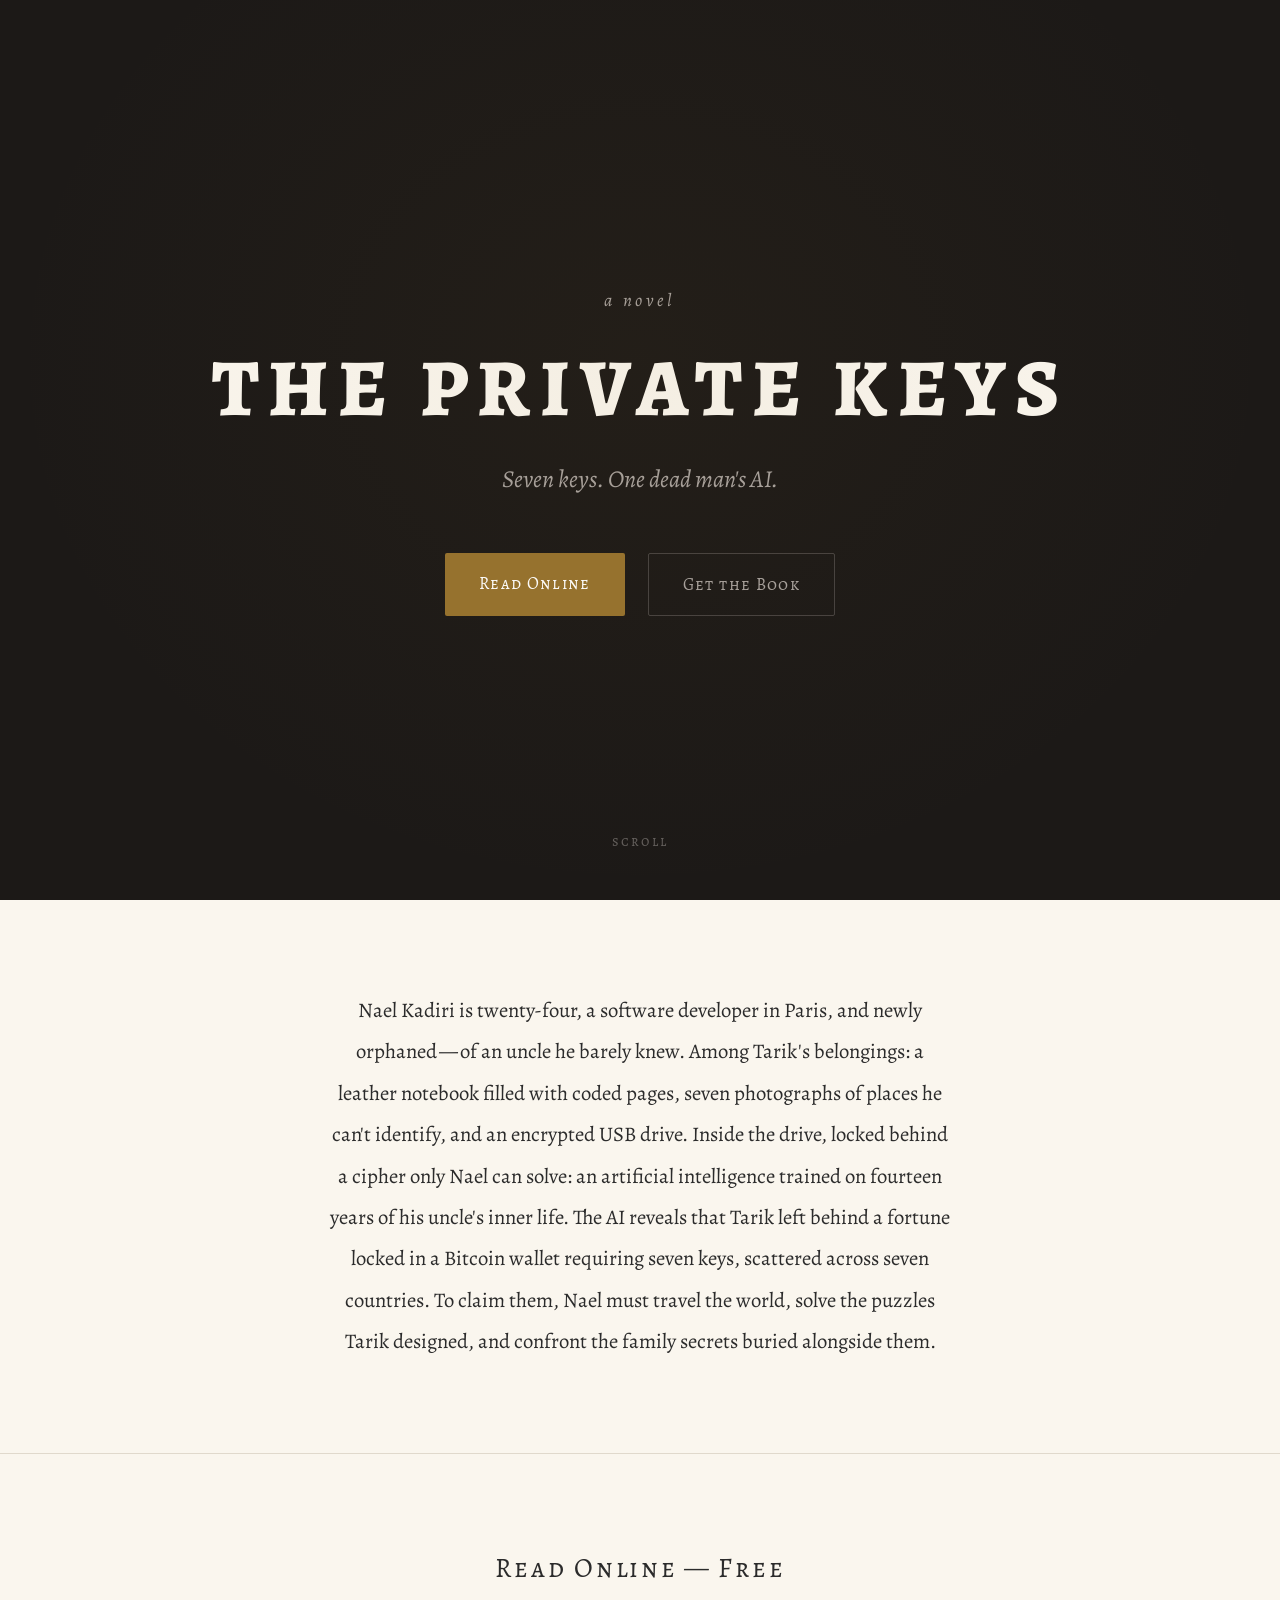
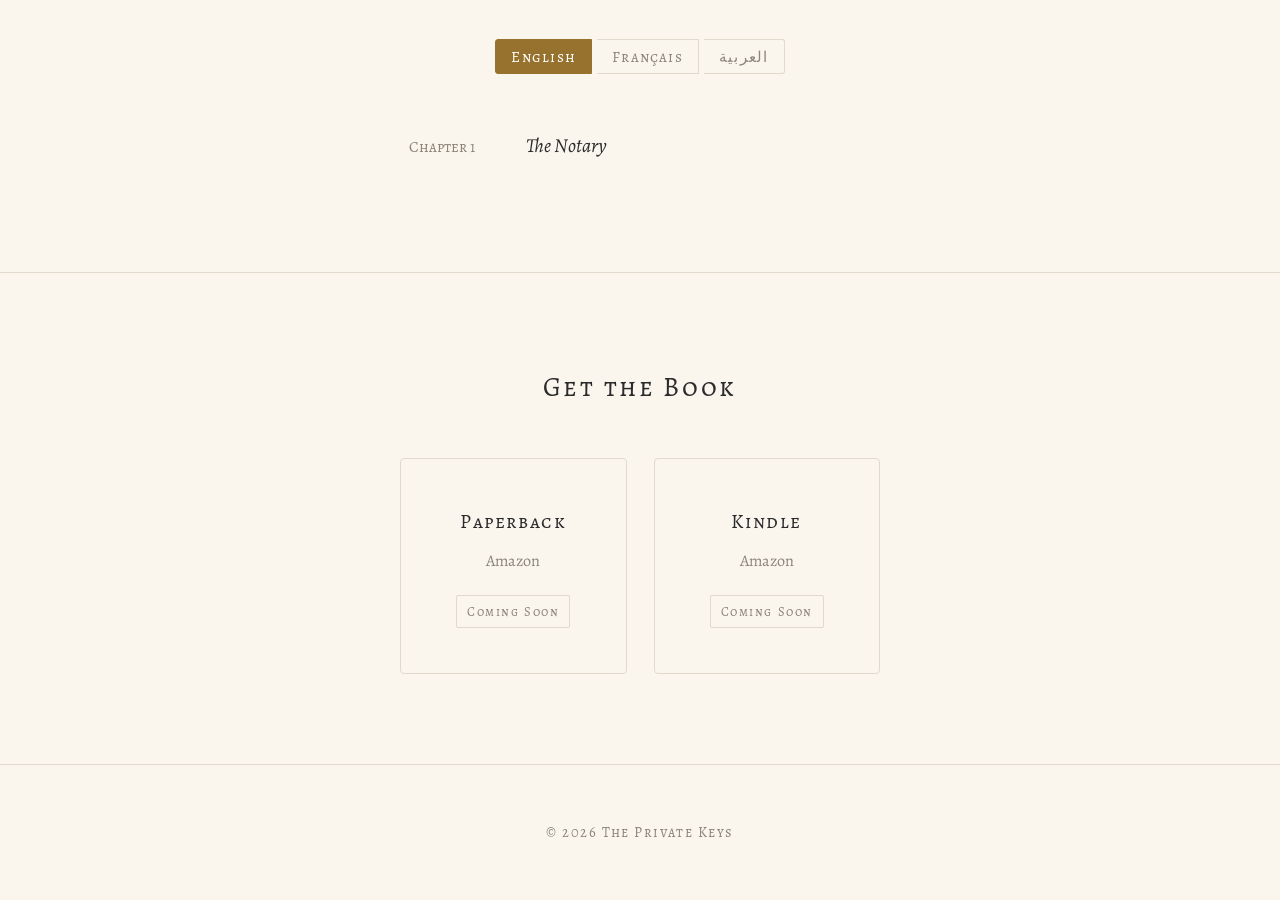
<file: index.html>
<!DOCTYPE html>
<html lang="en">

<head>
  <meta charset="UTF-8">
  <meta name="viewport" content="width=device-width, initial-scale=1.0">
  <title>The Private Keys — A Novel</title>
  <meta name="description" content="Seven keys. One dead man's AI. Read the novel online for free.">
  <link rel="preconnect" href="https://fonts.googleapis.com">
  <link rel="preconnect" href="https://fonts.gstatic.com" crossorigin>
  <link
    href="https://fonts.googleapis.com/css2?family=Alegreya:ital,wght@0,400;0,500;0,700;0,800;1,400;1,500&family=Alegreya+SC:wght@400;700&display=swap"
    rel="stylesheet">
  <link rel="stylesheet" href="style.css">
</head>

<body>

  <!-- ── Hero ── -->
  <section class="hero">
    <p class="hero-novel">a novel</p>
    <h1 class="hero-title">The Private Keys</h1>
    <p class="hero-tagline">Seven keys. One dead man's AI.</p>
    <div class="hero-actions">
      <a href="#read" class="btn btn-primary">Read Online</a>
      <a href="#buy" class="btn btn-outline">Get the Book</a>
    </div>
    <span class="scroll-hint" aria-hidden="true">scroll</span>
  </section>

  <!-- ── About ── -->
  <section class="about" id="about">
    <div class="container">
      <p class="about-text">
        Nael Kadiri is twenty-four, a software developer in Paris, and newly
        orphaned&hairsp;&mdash;&hairsp;of an uncle he barely knew. Among Tarik's
        belongings: a leather notebook filled with coded pages, seven photographs
        of places he can't identify, and an encrypted USB drive. Inside the drive,
        locked behind a cipher only Nael can solve: an artificial intelligence
        trained on fourteen years of his uncle's inner life. The AI reveals that
        Tarik left behind a fortune locked in a Bitcoin wallet requiring seven
        keys, scattered across seven countries. To claim them, Nael must travel
        the world, solve the puzzles Tarik designed, and confront the family
        secrets buried alongside them.
      </p>
    </div>
  </section>

  <!-- ── Read Online ── -->
  <section class="toc" id="read">
    <div class="container">
      <h2>Read Online &mdash; Free</h2>
      <div class="lang-toggle">
        <button data-lang="en" class="active">English</button>
        <button data-lang="fr">Fran&ccedil;ais</button>
        <button data-lang="ar">العربية</button>
      </div>
      <ol id="toc-list"></ol>
    </div>
  </section>

  <!-- ── Buy ── -->
  <section class="buy" id="buy">
    <div class="container">
      <h2>Get the Book</h2>
      <div class="buy-grid">
        <a href="#" class="buy-card" onclick="return false;">
          <h3>Paperback</h3>
          <p>Amazon</p>
          <span class="badge">Coming Soon</span>
        </a>
        <a href="#" class="buy-card" onclick="return false;">
          <h3>Kindle</h3>
          <p>Amazon</p>
          <span class="badge">Coming Soon</span>
        </a>
      </div>
    </div>
  </section>

  <!-- ── Footer ── -->
  <footer>
    <div class="container">
      <p>&copy; 2026 The Private Keys</p>
    </div>
  </footer>

  <script src="app.js"></script>
</body>

</html>
</file>
<file: style.css>
/* ─── Custom Properties ──────────────────────────────── */
:root {
  --bg: #faf6ee;
  --bg-alt: #f0ece3;
  --text: #2b2b2b;
  --text-muted: #8b8578;
  --accent: #96722e;
  --accent-hover: #7a5c22;
  --accent-light: rgba(150, 114, 46, 0.12);
  --border: #e0d9cc;
  --hero-bg: #1c1917;
  --hero-text: #faf6ee;
  --hero-muted: #a8a29e;
  --font-body: 'Alegreya', Georgia, 'Times New Roman', serif;
  --font-sc: 'Alegreya SC', 'Alegreya', Georgia, serif;
  --max-w: 700px;
  --transition: 0.2s ease;
}

/* ─── Reset ──────────────────────────────────────────── */
*, *::before, *::after { box-sizing: border-box; margin: 0; padding: 0; }
img { max-width: 100%; display: block; }

/* ─── Base ───────────────────────────────────────────── */
html {
  font-size: 18px;
  scroll-behavior: smooth;
  -webkit-text-size-adjust: 100%;
}

body {
  font-family: var(--font-body);
  background: var(--bg);
  color: var(--text);
  line-height: 1.85;
  -webkit-font-smoothing: antialiased;
  -moz-osx-font-smoothing: grayscale;
}

a {
  color: var(--accent);
  text-decoration: none;
  transition: color var(--transition);
}
a:hover { color: var(--accent-hover); }

::selection {
  background: var(--accent-light);
  color: var(--text);
}

/* ─── Layout ─────────────────────────────────────────── */
.container {
  max-width: var(--max-w);
  margin: 0 auto;
  padding: 0 2rem;
}

section {
  padding: 5rem 0;
}

/* ─── Hero ───────────────────────────────────────────── */
.hero {
  background: var(--hero-bg);
  color: var(--hero-text);
  min-height: 100vh;
  min-height: 100dvh;
  display: flex;
  flex-direction: column;
  justify-content: center;
  align-items: center;
  text-align: center;
  padding: 4rem 2rem;
  position: relative;
  overflow: hidden;
}

.hero::before {
  content: '';
  position: absolute;
  inset: 0;
  background: radial-gradient(ellipse at 50% 40%, rgba(150, 114, 46, 0.06) 0%, transparent 70%);
  pointer-events: none;
}

.hero-novel {
  font-family: var(--font-body);
  font-style: italic;
  font-size: 1rem;
  color: var(--hero-muted);
  letter-spacing: 0.2em;
  margin-bottom: 1.5rem;
}

.hero-title {
  font-family: var(--font-body);
  font-weight: 800;
  font-size: clamp(2.5rem, 7vw, 4.5rem);
  letter-spacing: 0.12em;
  text-transform: uppercase;
  line-height: 1.1;
  margin-bottom: 1.5rem;
}

.hero-tagline {
  font-family: var(--font-body);
  font-style: italic;
  font-size: clamp(1rem, 2.5vw, 1.35rem);
  color: var(--hero-muted);
  max-width: 500px;
  line-height: 1.6;
  margin-bottom: 3rem;
}

.hero-actions {
  display: flex;
  gap: 1.25rem;
  flex-wrap: wrap;
  justify-content: center;
}

/* ─── Buttons ────────────────────────────────────────── */
.btn {
  display: inline-block;
  font-family: var(--font-sc);
  font-size: 0.95rem;
  letter-spacing: 0.08em;
  padding: 0.85em 2em;
  border-radius: 2px;
  transition: all var(--transition);
  cursor: pointer;
  border: none;
}

.btn-primary {
  background: var(--accent);
  color: #fff;
}
.btn-primary:hover {
  background: var(--accent-hover);
  color: #fff;
}

.btn-outline {
  background: transparent;
  color: var(--hero-muted);
  border: 1px solid rgba(168, 162, 158, 0.3);
}
.btn-outline:hover {
  color: var(--hero-text);
  border-color: rgba(168, 162, 158, 0.6);
}

/* ─── Scroll hint ────────────────────────────────────── */
.scroll-hint {
  position: absolute;
  bottom: 2.5rem;
  left: 50%;
  transform: translateX(-50%);
  color: var(--hero-muted);
  font-size: 0.8rem;
  letter-spacing: 0.15em;
  font-family: var(--font-sc);
  opacity: 0.5;
  animation: gentle-bounce 3s ease-in-out infinite;
}

@keyframes gentle-bounce {
  0%, 100% { transform: translateX(-50%) translateY(0); }
  50% { transform: translateX(-50%) translateY(6px); }
}

/* ─── About Section ──────────────────────────────────── */
.about {
  border-bottom: 1px solid var(--border);
}

.about-text {
  font-size: 1.15rem;
  line-height: 2;
  color: var(--text);
  max-width: 620px;
  margin: 0 auto;
  text-align: center;
}

/* ─── Section Headings ───────────────────────────────── */
section h2 {
  font-family: var(--font-sc);
  font-size: 1.5rem;
  font-weight: 400;
  letter-spacing: 0.1em;
  text-align: center;
  margin-bottom: 2.5rem;
  color: var(--text);
}

/* ─── Table of Contents ──────────────────────────────── */
.toc {
  border-bottom: 1px solid var(--border);
}

#toc-list {
  list-style: none;
  max-width: 480px;
  margin: 0 auto;
}

#toc-list li {
  border-bottom: 1px solid var(--border);
}

#toc-list li:last-child {
  border-bottom: none;
}

#toc-list a {
  display: flex;
  align-items: baseline;
  gap: 1rem;
  padding: 1rem 0.5rem;
  color: var(--text);
  transition: all var(--transition);
}

#toc-list a:hover {
  color: var(--accent);
  padding-left: 1rem;
}

.ch-number {
  font-family: var(--font-sc);
  font-size: 0.85rem;
  color: var(--text-muted);
  white-space: nowrap;
  min-width: 5.5rem;
}

.ch-title {
  font-style: italic;
  font-size: 1.1rem;
}

/* ─── Language Toggle ────────────────────────────────── */
.lang-toggle {
  display: flex;
  justify-content: center;
  gap: 0.25rem;
  margin-bottom: 2rem;
}

.lang-toggle button {
  font-family: var(--font-sc);
  font-size: 0.85rem;
  letter-spacing: 0.08em;
  padding: 0.4em 1em;
  background: none;
  border: 1px solid var(--border);
  color: var(--text-muted);
  cursor: pointer;
  transition: all var(--transition);
}

.lang-toggle button:first-child { border-radius: 3px 0 0 3px; }
.lang-toggle button:last-child  { border-radius: 0 3px 3px 0; }
.lang-toggle button:not(:first-child) { border-left: none; }

.lang-toggle button.active {
  background: var(--accent);
  border-color: var(--accent);
  color: #fff;
}

.lang-toggle button:hover:not(.active) {
  border-color: var(--accent);
  color: var(--accent);
}

/* ─── Buy Section ────────────────────────────────────── */
.buy-grid {
  display: grid;
  grid-template-columns: repeat(auto-fit, minmax(200px, 1fr));
  gap: 1.5rem;
  max-width: 480px;
  margin: 0 auto;
}

.buy-card {
  display: flex;
  flex-direction: column;
  align-items: center;
  text-align: center;
  padding: 2.5rem 1.5rem;
  border: 1px solid var(--border);
  border-radius: 4px;
  color: var(--text);
  transition: all var(--transition);
  position: relative;
}

.buy-card:hover {
  border-color: var(--accent);
  box-shadow: 0 2px 20px rgba(150, 114, 46, 0.08);
  color: var(--text);
}

.buy-card h3 {
  font-family: var(--font-sc);
  font-size: 1.1rem;
  font-weight: 400;
  letter-spacing: 0.08em;
  margin-bottom: 0.35rem;
}

.buy-card p {
  font-size: 0.9rem;
  color: var(--text-muted);
  margin-bottom: 1rem;
}

.badge {
  font-family: var(--font-sc);
  font-size: 0.7rem;
  letter-spacing: 0.12em;
  padding: 0.3em 0.8em;
  border: 1px solid var(--border);
  border-radius: 2px;
  color: var(--text-muted);
}

/* ─── Footer ─────────────────────────────────────────── */
footer {
  padding: 3rem 0;
  text-align: center;
  font-family: var(--font-sc);
  font-size: 0.8rem;
  color: var(--text-muted);
  letter-spacing: 0.1em;
  border-top: 1px solid var(--border);
}

/* ─── Progress Bar ───────────────────────────────────── */
.progress-bar {
  position: fixed;
  top: 0;
  left: 0;
  height: 3px;
  background: var(--accent);
  width: 0;
  z-index: 200;
  transition: width 0.15s linear;
}

/* ─── Reader Header ──────────────────────────────────── */
.reader-header {
  position: sticky;
  top: 0;
  z-index: 100;
  background: var(--bg);
  border-bottom: 1px solid var(--border);
  padding: 0.8rem 2rem;
  display: flex;
  justify-content: space-between;
  align-items: center;
}

.reader-header .home-link {
  font-family: var(--font-sc);
  font-size: 0.85rem;
  letter-spacing: 0.08em;
  color: var(--text-muted);
}
.reader-header .home-link:hover { color: var(--accent); }

.reader-header .book-title {
  font-family: var(--font-sc);
  font-size: 0.85rem;
  letter-spacing: 0.12em;
  color: var(--text);
  text-transform: uppercase;
  position: absolute;
  left: 50%;
  transform: translateX(-50%);
}

/* ─── Chapter Body ───────────────────────────────────── */
.chapter-body {
  max-width: var(--max-w);
  margin: 0 auto;
  padding: 4rem 2rem 6rem;
}

.chapter-body h1 {
  font-family: var(--font-body);
  font-weight: 700;
  font-size: 1.8rem;
  text-align: center;
  margin-bottom: 3rem;
  line-height: 1.3;
}

.chapter-body p {
  margin-bottom: 1.4em;
  font-size: 1.1rem;
  text-align: justify;
  hyphens: auto;
  -webkit-hyphens: auto;
}

.chapter-body em {
  font-style: italic;
}

.chapter-body strong {
  font-weight: 700;
}

/* Nael's typed messages */
.chapter-body code {
  font-family: 'Menlo', 'Consolas', 'Courier New', monospace;
  font-size: 0.88em;
  background: var(--bg-alt);
  padding: 0.15em 0.45em;
  border-radius: 3px;
  color: var(--text);
}

/* AI dialogue blocks */
.ai-dialogue {
  border-left: 3px solid var(--accent);
  margin: 2em 0;
  padding: 1.2em 1.5em;
  background: var(--bg-alt);
  font-style: italic;
  font-size: 1.05rem;
  line-height: 1.75;
  border-radius: 0 3px 3px 0;
}

/* Scene breaks */
.scene-break {
  text-align: center;
  margin: 3rem 0;
  font-size: 1.2rem;
  letter-spacing: 0.6em;
  color: var(--text-muted);
  user-select: none;
}

/* ─── Chapter Navigation ─────────────────────────────── */
.chapter-nav {
  max-width: var(--max-w);
  margin: 0 auto;
  padding: 2rem 2rem 5rem;
  display: flex;
  justify-content: space-between;
  align-items: center;
  border-top: 1px solid var(--border);
}

.chapter-nav a {
  font-family: var(--font-sc);
  font-size: 0.9rem;
  letter-spacing: 0.06em;
  color: var(--text-muted);
  padding: 0.6em 1em;
  transition: color var(--transition);
}

.chapter-nav a:hover { color: var(--accent); }

.chapter-nav .home-nav {
  color: var(--text-muted);
}

/* ─── Loading State ──────────────────────────────────── */
.loading {
  text-align: center;
  padding: 6rem 2rem;
  color: var(--text-muted);
  font-style: italic;
  font-size: 1.1rem;
}

.error-message {
  text-align: center;
  padding: 4rem 2rem;
  color: var(--accent);
  font-style: italic;
}

/* ─── RTL Support (Arabic) ───────────────────────────── */
[dir="rtl"] {
  font-family: 'Alegreya', 'Amiri', 'Traditional Arabic', serif;
}

[dir="rtl"] .reader-header {
  flex-direction: row-reverse;
}

[dir="rtl"] .reader-header .home-link::before {
  content: '\2192';
}
[dir="rtl"] .reader-header .home-link {
  unicode-bidi: plaintext;
}

[dir="rtl"] .ai-dialogue {
  border-left: none;
  border-right: 3px solid var(--accent);
  border-radius: 3px 0 0 3px;
}

[dir="rtl"] #toc-list a {
  flex-direction: row-reverse;
}

[dir="rtl"] #toc-list a:hover {
  padding-left: 0.5rem;
  padding-right: 1rem;
}

[dir="rtl"] .chapter-nav {
  flex-direction: row-reverse;
}

[dir="rtl"] .chapter-body p {
  text-align: right;
}

[dir="rtl"] .progress-bar {
  left: auto;
  right: 0;
}

[dir="rtl"] .lang-toggle {
  direction: ltr;
}

/* ─── Responsive ─────────────────────────────────────── */
@media (max-width: 768px) {
  html { font-size: 17px; }

  section { padding: 3.5rem 0; }
  .container { padding: 0 1.5rem; }

  .hero { min-height: 90vh; min-height: 90dvh; padding: 3rem 1.5rem; }
  .hero-title { letter-spacing: 0.08em; }

  .reader-header .book-title { display: none; }
  .reader-header { padding: 0.8rem 1.5rem; }

  .chapter-body { padding: 3rem 1.5rem 5rem; }
  .chapter-body p { text-align: left; hyphens: none; }

  .chapter-nav { padding: 2rem 1.5rem 4rem; }
}

@media (max-width: 480px) {
  html { font-size: 16px; }

  .hero { padding: 2.5rem 1.25rem; }
  .hero-actions { flex-direction: column; align-items: center; }
  .btn { width: 100%; max-width: 280px; text-align: center; }

  .container { padding: 0 1.25rem; }
  .chapter-body { padding: 2.5rem 1.25rem 4rem; }

  .ai-dialogue { padding: 1em 1.1em; margin: 1.5em 0; }

  .buy-grid { grid-template-columns: 1fr; }
}

/* ─── Print ──────────────────────────────────────────── */
@media print {
  .hero, .reader-header, .progress-bar,
  .chapter-nav, .lang-toggle, footer { display: none; }

  .chapter-body {
    max-width: 100%;
    padding: 0;
    font-size: 12pt;
  }

  .ai-dialogue {
    border-left: 2px solid #666;
    background: none;
  }

  .scene-break { color: #666; }
}
</file>
